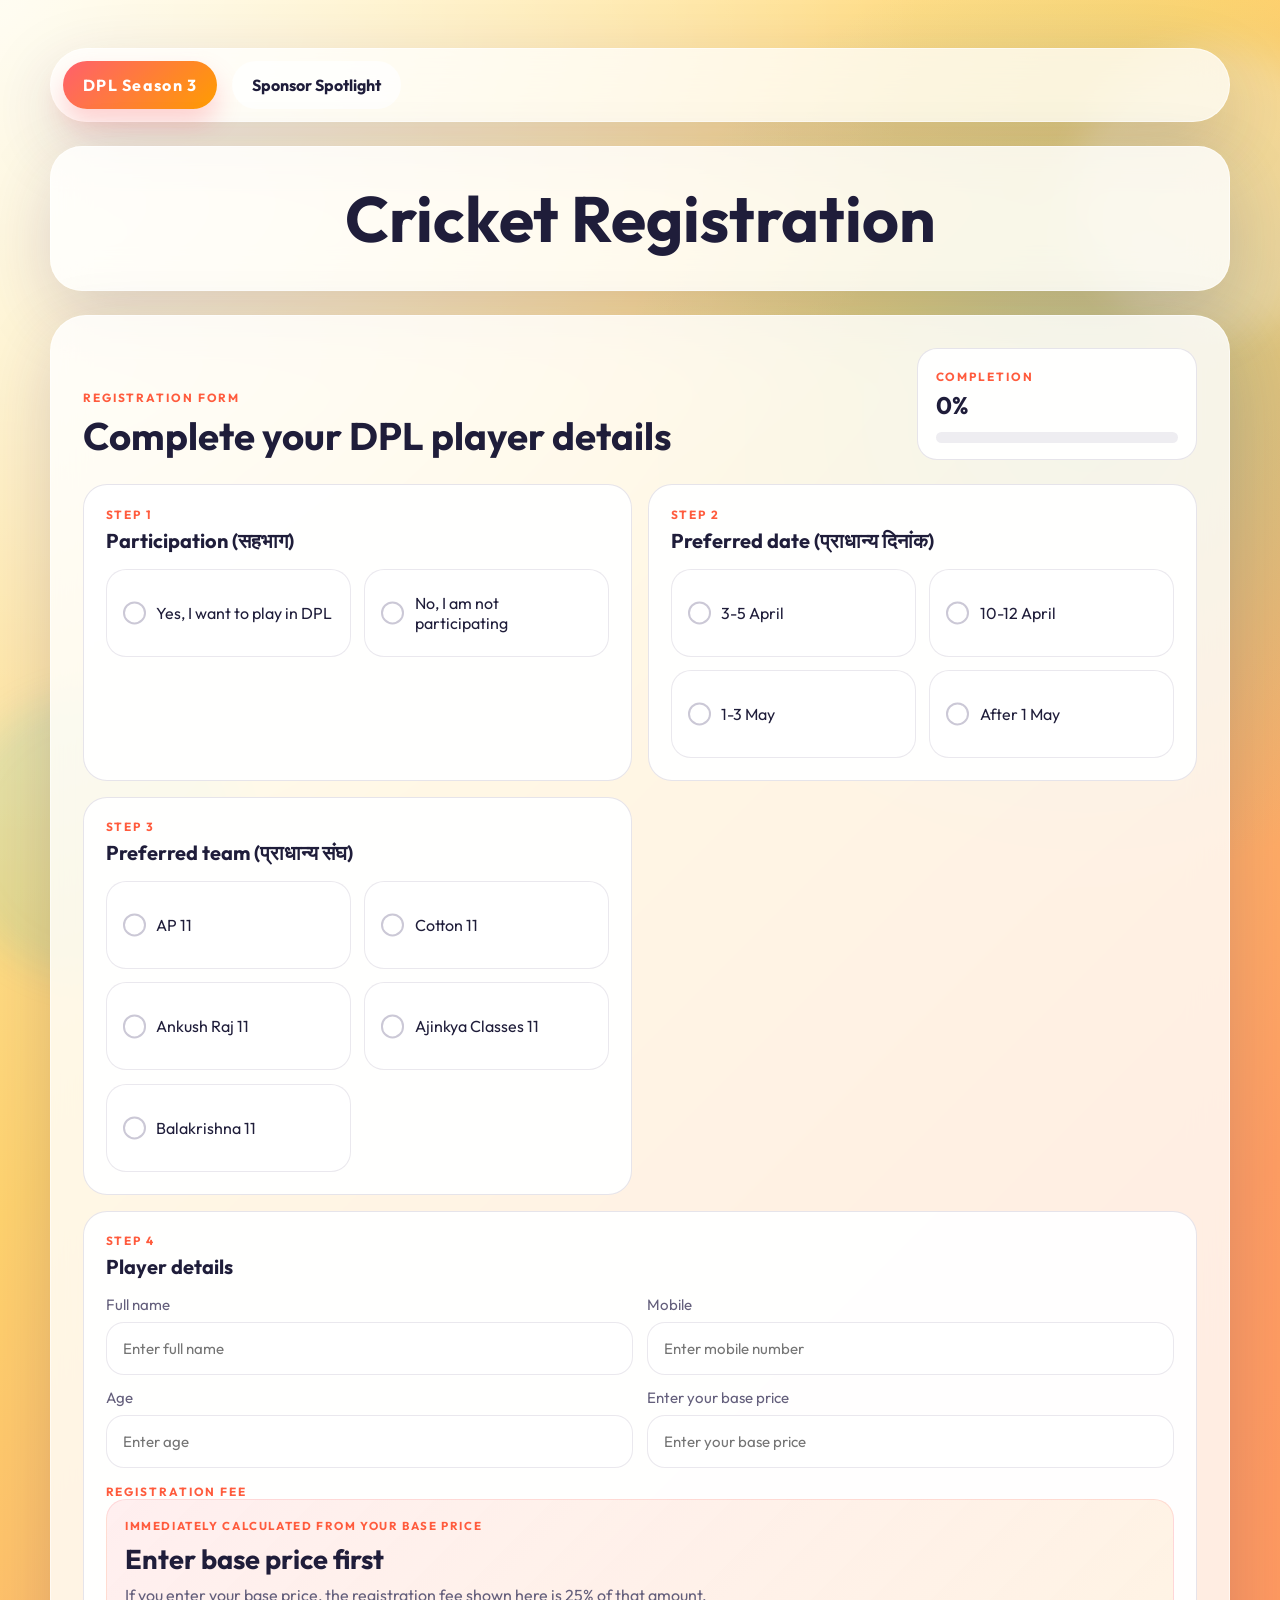
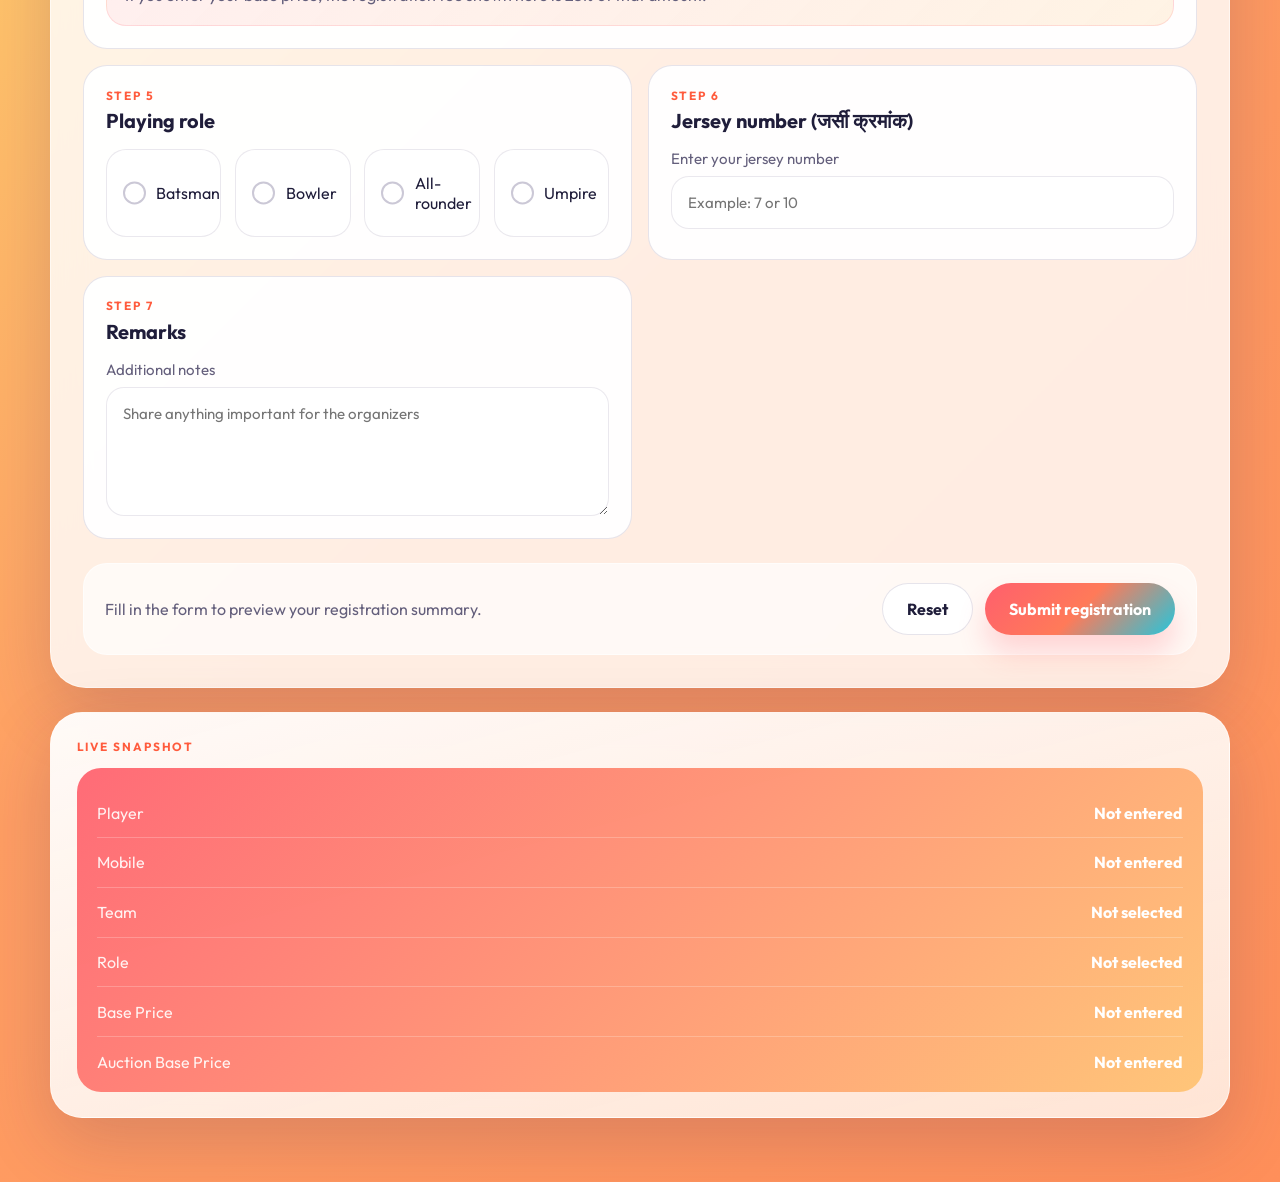
<file: index.html>
﻿<!DOCTYPE html>
<html lang="en">
<head>
    <meta charset="UTF-8">
    <meta name="viewport" content="width=device-width, initial-scale=1.0">
    <title>DPL Player Registration</title>
    <link rel="preconnect" href="https://fonts.googleapis.com">
    <link rel="preconnect" href="https://fonts.gstatic.com" crossorigin>
    <link href="https://fonts.googleapis.com/css2?family=Outfit:wght@300;400;500;600;700;800&display=swap" rel="stylesheet">
    <link rel="stylesheet" href="style.css">
</head>
<body>
    <main class="page-shell">
        <nav class="top-nav" aria-label="Primary">
            <a href="https://sites.google.com/view/dpl2026/home/new-season-coming" class="nav-brand">DPL Season 3</a>
            <a href="sponsorship.html" class="nav-tab">Sponsor Spotlight</a>
        </nav>

        <section class="hero">
            <div class="hero-copy">
                <h1>Cricket Registration</h1>
            </div>
        </section>

        <section class="form-wrapper">
            <div class="form-header">
                <div>
                    <p class="section-tag">Registration Form</p>
                    <h2>Complete your DPL player details</h2>
                </div>
                <div class="progress-block">
                    <span class="progress-label">Completion</span>
                    <strong id="progressText">0%</strong>
                    <div class="progress-track" aria-hidden="true">
                        <div class="progress-bar" id="progressBar"></div>
                    </div>
                </div>
            </div>

            <form id="form" novalidate>
                <div class="form-grid">
                    <section class="form-section">
                        <p class="field-tag">Step 1</p>
                        <h3>Participation (सहभाग)</h3>
                        <div class="choice-grid two-col">
                            <label class="choice-card">
                                <input type="radio" name="play" value="Yes" required>
                                <span>Yes, I want to play in DPL</span>
                            </label>
                            <label class="choice-card">
                                <input type="radio" name="play" value="No" required>
                                <span>No, I am not participating</span>
                            </label>
                        </div>
                    </section>

                    <section class="form-section">
                        <p class="field-tag">Step 2</p>
                        <h3>Preferred date (प्राधान्य दिनांक)</h3>
                        <div class="choice-grid two-col">
                            <label class="choice-card">
                                <input type="radio" name="date" value="3-5 April" required>
                                <span>3-5 April</span>
                            </label>
                            <label class="choice-card">
                                <input type="radio" name="date" value="10-12 April" required>
                                <span>10-12 April</span>
                            </label>
                            <label class="choice-card">
                                <input type="radio" name="date" value="1-3 May" required>
                                <span>1-3 May</span>
                            </label>
                            <label class="choice-card">
                                <input type="radio" name="date" value="After 1 May" required>
                                <span>After 1 May</span>
                            </label>
                        </div>
                    </section>

                    <section class="form-section">
                        <p class="field-tag">Step 3</p>
                        <h3>Preferred team (प्राधान्य संघ)</h3>
                        <div class="choice-grid two-col">
                            <label class="choice-card">
                                <input type="radio" name="team" value="AP 11" required>
                                <span>AP 11</span>
                            </label>
                            <label class="choice-card">
                                <input type="radio" name="team" value="Cotton 11" required>
                                <span>Cotton 11</span>
                            </label>
                            <label class="choice-card">
                                <input type="radio" name="team" value="Ankush Raj 11" required>
                                <span>Ankush Raj 11</span>
                            </label>
                            <label class="choice-card">
                                <input type="radio" name="team" value="Ajinkya Classes 11" required>
                                <span>Ajinkya Classes 11</span>
                            </label>
                            <label class="choice-card">
                                <input type="radio" name="team" value="Balakrishna 11" required>
                                <span>Balakrishna 11</span>
                            </label>
                        </div>
                    </section>

                    <section class="form-section wide">
                        <p class="field-tag">Step 4</p>
                        <h3>Player details</h3>
                        <div class="input-grid">
                            <label class="input-field">
                                <span>Full name</span>
                                <input type="text" name="name" id="name" placeholder="Enter full name" required>
                            </label>
                            <label class="input-field">
                                <span>Mobile</span>
                                <input type="tel" name="mobile" id="mobile" placeholder="Enter mobile number" inputmode="numeric" required>
                            </label>
                            <label class="input-field">
                                <span>Age</span>
                                <input type="number" name="age" id="age" min="10" max="60" placeholder="Enter age" required>
                            </label>
                            <label class="input-field">
                                <span>Enter your base price</span>
                                <input type="number" name="basePrice" id="basePrice" min="0" step="0.01" placeholder="Enter your base price" required>
                            </label>
                        </div>
                        <div class="inline-fee-block">
                            <p class="field-tag">Registration Fee</p>
                            <div class="fee-preview-card">
                                <p class="fee-preview-label">Immediately calculated from your base price</p>
                                <strong id="calculatedFee">Enter your base price first</strong>
                                <p class="fee-preview-note">If you enter your base price, the registration fee shown here is 25% of that amount.</p>
                            </div>
                            <input type="hidden" name="fee" id="fee" required>
                        </div>
                    </section>

                    <section class="form-section">
                        <p class="field-tag">Step 5</p>
                        <h3>Playing role</h3>
                        <div class="choice-grid four-col">
                            <label class="choice-card">
                                <input type="radio" name="role" value="Batsman" required>
                                <span>Batsman</span>
                            </label>
                            <label class="choice-card">
                                <input type="radio" name="role" value="Bowler" required>
                                <span>Bowler</span>
                            </label>
                            <label class="choice-card">
                                <input type="radio" name="role" value="All-rounder" required>
                                <span>All-rounder</span>
                            </label>
                            <label class="choice-card">
                                <input type="radio" name="role" value="Umpire" required>
                                <span>Umpire</span>
                            </label>
                        </div>
                    </section>

                    <section class="form-section">
                        <p class="field-tag">Step 6</p>
                        <h3>Jersey number (जर्सी क्रमांक)</h3>
                        <label class="input-field">
                            <span>Enter your jersey number</span>
                            <input type="number" name="jerseyNumber" id="jerseyNumber" min="0" max="999" placeholder="Example: 7 or 10" required>
                        </label>
                    </section>

                    <section class="form-section">
                        <p class="field-tag">Step 7</p>
                        <h3>Remarks</h3>
                        <label class="input-field">
                            <span>Additional notes</span>
                            <textarea name="remarks" id="remarks" rows="5" placeholder="Share anything important for the organizers"></textarea>
                        </label>
                    </section>
                </div>

                <div class="form-footer">
                    <p class="helper-text" id="statusMessage">Fill in the form to preview your registration summary.</p>
                    <div class="action-row">
                        <button type="reset" class="secondary-btn">Reset</button>
                        <button type="submit" class="primary-btn">Submit registration</button>
                    </div>
                </div>
            </form>
        </section>

        <section class="hero-panel snapshot-panel">
            <p class="panel-kicker">Live Snapshot</p>
            <div class="summary-card" id="summaryCard">
                <div class="summary-line">
                    <span>Player</span>
                    <strong id="summaryName">Not entered</strong>
                </div>
                <div class="summary-line">
                    <span>Mobile</span>
                    <strong id="summaryMobile">Not entered</strong>
                </div>
                <div class="summary-line">
                    <span>Team</span>
                    <strong id="summaryTeam">Not selected</strong>
                </div>
                <div class="summary-line">
                    <span>Role</span>
                    <strong id="summaryRole">Not selected</strong>
                </div>
                <div class="summary-line">
                    <span>Base Price</span>
                    <strong id="summaryBasePrice">Not entered</strong>
                </div>
                <div class="summary-line">
                    <span>Auction Base Price</span>
                    <strong id="summaryFee">Pending</strong>
                </div>
            </div>
        </section>

        <section class="download-panel hidden" id="downloadPanel">
            <div class="download-card" id="downloadCard">
                <p class="panel-kicker">Live Snapshot</p>
                <div class="pass-card" id="passCard">
                    <div class="pass-topline"></div>
                    <div class="pass-top">
                        <div class="pass-brand">
                            <img src="logo.png" alt="DPL logo" class="pass-logo">
                            <div>
                                <p class="pass-mini">DPL Cricket</p>
                                <h2 id="receiptHeading">Player Pass 2026</h2>
                            </div>
                        </div>
                        <div class="pass-side">
                            <div class="pass-chip">Welcome To Cricket Festival</div>
                            <div class="pass-id-stack">
                                <span class="pass-id-title">Unique ID</span>
                                <div class="pass-barcode" id="receiptBarcode" aria-hidden="true"></div>
                                <strong id="receiptId">260000</strong>
                            </div>
                        </div>
                    </div>
                    <div class="pass-stage">
                        <div class="pass-details">
                            <div class="pass-name" id="receiptName">-</div>
                            <div class="pass-data-list">
                                <div class="pass-data-row"><span>Mobile</span><strong id="receiptMobile">-</strong></div>
                                <div class="pass-data-row"><span>Team</span><strong id="receiptTeam">-</strong></div>
                                <div class="pass-data-row"><span>Role</span><strong id="receiptRole">-</strong></div>
                                <div class="pass-data-row"><span>Base Price</span><strong id="receiptBasePrice">-</strong></div>
                            </div>
                            <div class="pass-footer-bar">
                                <div class="pass-footer-item"><span>Jersey:</span><strong id="receiptJerseyNumber">-</strong></div>
                                <div class="pass-footer-item"><span>Base Price:</span><strong id="receiptFee">-</strong></div>
                            </div>
                        </div>
                        <div class="pass-map">
                            <div class="pass-map-outline"><span>Deshgavhan</span></div>
                        </div>
                    </div>
                    <p class="pass-note">VALID FOR DPL CRICKET TOURNAMENT</p>
                </div>
                <div class="download-actions">
                    <button type="button" class="secondary-btn" id="downloadButton">Download Your Pass</button>
                </div>
                <div class="format-options" id="formatOptions">
                    <button type="button" class="format-btn" data-format="pdf">PDF</button>
                    <button type="button" class="format-btn" data-format="jpg">JPG</button>
                    <button type="button" class="format-btn" data-format="html">HTML</button>
                </div>
            </div>
        </section>
    </main>

    <script src="script.js"></script>
</body>
</html>
</file>
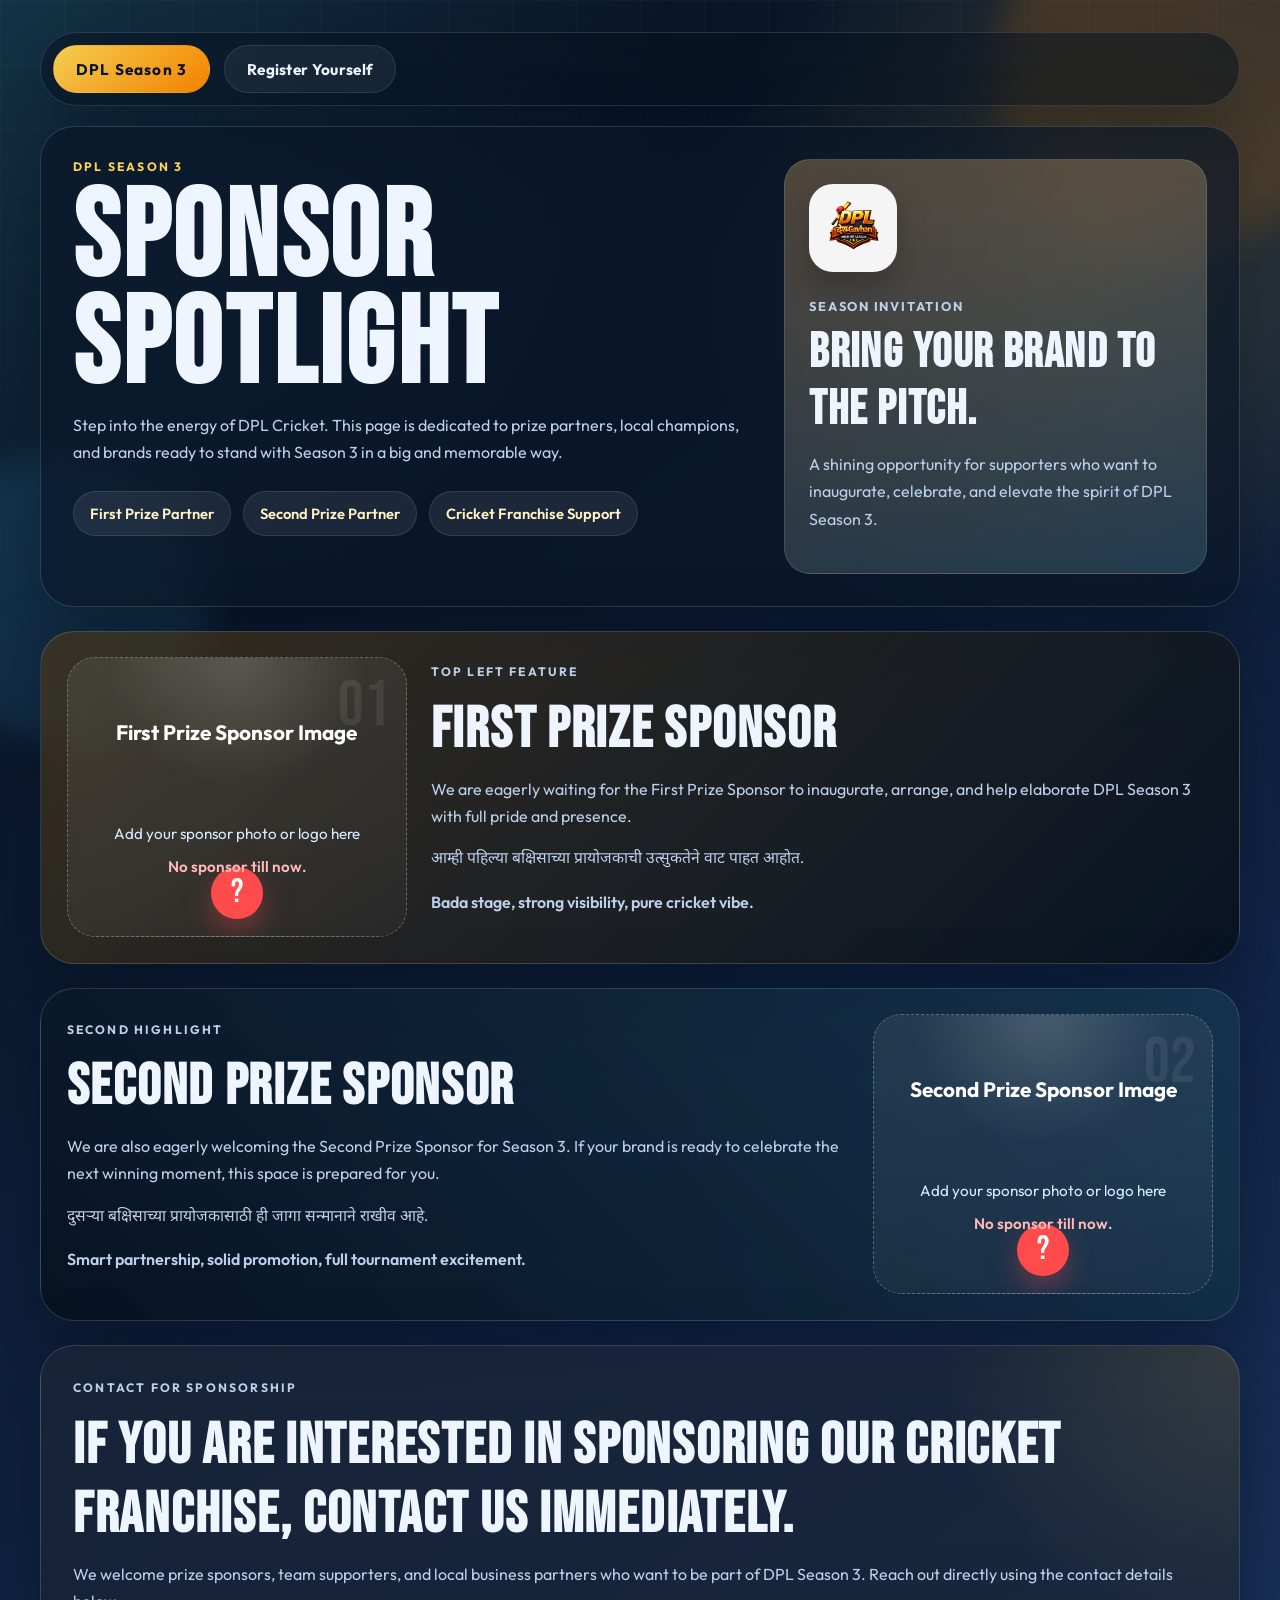
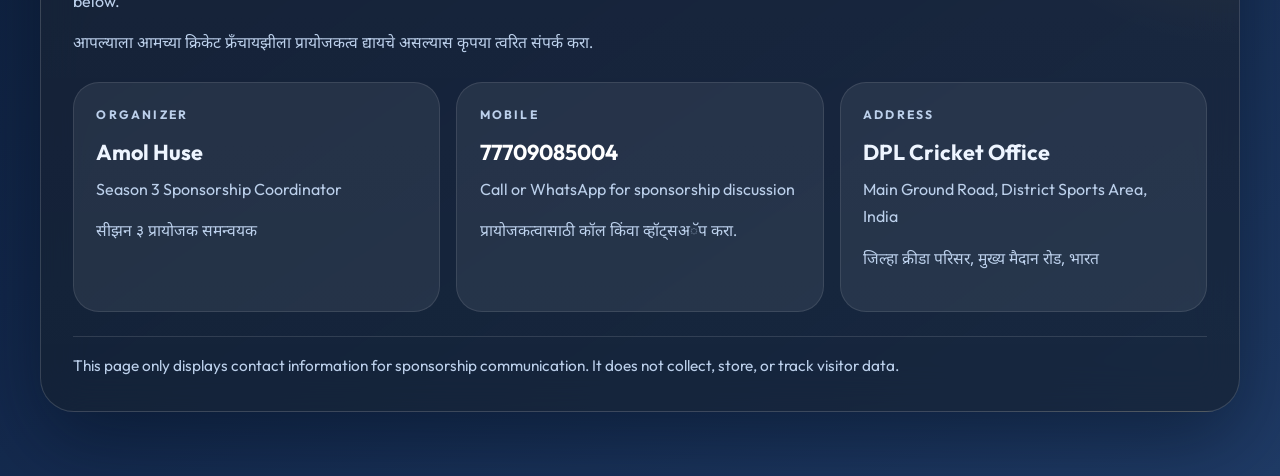
<file: sponsorship.html>
<!DOCTYPE html>
<html lang="en">
<head>
    <meta charset="UTF-8">
    <meta name="viewport" content="width=device-width, initial-scale=1.0">
    <title>DPL Season 3 Sponsor Spotlight</title>
    <link rel="preconnect" href="https://fonts.googleapis.com">
    <link rel="preconnect" href="https://fonts.gstatic.com" crossorigin>
    <link href="https://fonts.googleapis.com/css2?family=Bebas+Neue&family=Noto+Sans+Devanagari:wght@400;500;600;700&family=Outfit:wght@300;400;500;600;700;800&display=swap" rel="stylesheet">
    <link rel="stylesheet" href="sponsorship.css">
</head>
<body>
    <div class="page-glow page-glow-one" aria-hidden="true"></div>
    <div class="page-glow page-glow-two" aria-hidden="true"></div>

    <main class="sponsor-shell">
        <nav class="top-nav reveal" aria-label="Primary">
            <a href="https://sites.google.com/view/dpl2026/home/new-season-coming" class="nav-brand">DPL Season 3</a>
            <a href="index.html" class="nav-tab">Register Yourself</a>
        </nav>

        <section class="hero-panel reveal">
            <div class="hero-copy">
                <p class="eyebrow">DPL Season 3</p>
                <h1>Sponsor Spotlight</h1>
                <p class="hero-text">
                    Step into the energy of DPL Cricket. This page is dedicated to prize partners, local champions,
                    and brands ready to stand with Season 3 in a big and memorable way.
                </p>
                <div class="hero-tags" aria-label="Sponsorship highlights">
                    <span>First Prize Partner</span>
                    <span>Second Prize Partner</span>
                    <span>Cricket Franchise Support</span>
                </div>
            </div>

            <aside class="hero-card">
                <img src="logo.png" alt="DPL Cricket logo" class="hero-logo">
                <p class="hero-card-label">Season Invitation</p>
                <h2>Bring your brand to the pitch.</h2>
                <p>
                    A shining opportunity for supporters who want to inaugurate, celebrate, and elevate the spirit of
                    DPL Season 3.
                </p>
            </aside>
        </section>

        <section class="prize-grid">
            <article class="prize-card prize-card-primary reveal">
                <div class="prize-media">
                    <div class="image-placeholder" role="img" aria-label="Reserved image area for first prize sponsor">
                        <span>First Prize Sponsor Image</span>
                        <small>Add your sponsor photo or logo here</small>
                    </div>
                </div>
                <div class="prize-copy">
                    <p class="eyebrow">Top Left Feature</p>
                    <h2>First Prize Sponsor</h2>
                    <p>
                        We are eagerly waiting for the First Prize Sponsor to inaugurate, arrange, and help
                        elaborate DPL Season 3 with full pride and presence.
                    </p>
                    <p class="marathi-line">आम्ही पहिल्या बक्षिसाच्या प्रायोजकाची उत्सुकतेने वाट पाहत आहोत.</p>
                    <p class="support-line">
                        Bada stage, strong visibility, pure cricket vibe.
                    </p>
                </div>
            </article>

            <article class="prize-card prize-card-secondary reveal">
                <div class="prize-copy">
                    <p class="eyebrow">Second Highlight</p>
                    <h2>Second Prize Sponsor</h2>
                    <p>
                        We are also eagerly welcoming the Second Prize Sponsor for Season 3. If your brand is ready
                        to celebrate the next winning moment, this space is prepared for you.
                    </p>
                    <p class="marathi-line">दुसऱ्या बक्षिसाच्या प्रायोजकासाठी ही जागा सन्मानाने राखीव आहे.</p>
                    <p class="support-line">
                        Smart partnership, solid promotion, full tournament excitement.
                    </p>
                </div>
                <div class="prize-media">
                    <div class="image-placeholder" role="img" aria-label="Reserved image area for second prize sponsor">
                        <span>Second Prize Sponsor Image</span>
                        <small>Add your sponsor photo or logo here</small>
                    </div>
                </div>
            </article>
        </section>

        <section class="contact-panel reveal">
            <div class="contact-copy">
                <p class="eyebrow">Contact for Sponsorship</p>
                <h2>If you are interested in sponsoring our cricket franchise, contact us immediately.</h2>
                <p>
                    We welcome prize sponsors, team supporters, and local business partners who want to be part of
                    DPL Season 3. Reach out directly using the contact details below.
                </p>
                <p class="marathi-line">आपल्याला आमच्या क्रिकेट फ्रँचायझीला प्रायोजकत्व द्यायचे असल्यास कृपया त्वरित संपर्क करा.</p>
            </div>

            <div class="contact-grid">
                <article class="contact-card">
                    <p class="contact-label">Organizer</p>
                    <h3>Amol Huse</h3>
                    <p>Season 3 Sponsorship Coordinator</p>
                    <p class="marathi-line">सीझन ३ प्रायोजक समन्वयक</p>
                </article>

                <article class="contact-card">
                    <p class="contact-label">Mobile</p>
                    <h3><a href="tel:+77709085004">77709085004</a></h3>
                    <p>Call or WhatsApp for sponsorship discussion</p>
                    <p class="marathi-line">प्रायोजकत्वासाठी कॉल किंवा व्हॉट्सअॅप करा.</p>
                </article>

                <article class="contact-card">
                    <p class="contact-label">Address</p>
                    <h3>DPL Cricket Office</h3>
                    <p>Main Ground Road, District Sports Area, India</p>
                    <p class="marathi-line">जिल्हा क्रीडा परिसर, मुख्य मैदान रोड, भारत</p>
                </article>
            </div>

            <p class="privacy-note">
                This page only displays contact information for sponsorship communication. It does not collect,
                store, or track visitor data.
            </p>
        </section>
    </main>

    <script src="sponsorship.js"></script>
</body>
</html>
</file>
<file: style.css>
:root {
    --bg-top: #fff6cc;
    --bg-bottom: #ff8f5a;
    --surface: rgba(255, 255, 255, 0.82);
    --surface-strong: rgba(255, 255, 255, 0.94);
    --text: #1f1d3a;
    --muted: #645f7c;
    --line: rgba(48, 34, 92, 0.12);
    --accent: #ff5f6d;
    --accent-2: #ffc371;
    --accent-3: #24c6dc;
    --success: #0e9f6e;
    --shadow: 0 24px 70px rgba(58, 35, 101, 0.18);
    --radius-xl: 32px;
    --radius-lg: 24px;
    --radius-md: 18px;
}

* {
    box-sizing: border-box;
}

body {
    margin: 0;
    min-height: 100vh;
    font-family: "Outfit", sans-serif;
    color: var(--text);
    background:
        radial-gradient(circle at top left, rgba(255, 255, 255, 0.75), transparent 30%),
        radial-gradient(circle at 85% 15%, rgba(36, 198, 220, 0.28), transparent 18%),
        linear-gradient(135deg, var(--bg-top) 0%, #ffd36e 30%, #ff9e63 60%, var(--bg-bottom) 100%);
}

body::before,
body::after {
    content: "";
    position: fixed;
    inset: auto;
    width: 18rem;
    height: 18rem;
    border-radius: 50%;
    filter: blur(18px);
    opacity: 0.55;
    pointer-events: none;
    z-index: 0;
}

body::before {
    top: 3rem;
    right: -5rem;
    background: rgba(255, 255, 255, 0.45);
}

body::after {
    bottom: -5rem;
    left: -3rem;
    background: rgba(36, 198, 220, 0.22);
}

.page-shell {
    position: relative;
    z-index: 1;
    width: min(1180px, calc(100% - 2rem));
    margin: 0 auto;
    padding: 3rem 0 4rem;
}

.top-nav {
    display: flex;
    align-items: center;
    gap: 0.9rem;
    margin-bottom: 1.5rem;
    padding: 0.75rem;
    border-radius: 999px;
    backdrop-filter: blur(18px);
    background: rgba(255, 255, 255, 0.74);
    border: 1px solid rgba(255, 255, 255, 0.55);
    box-shadow: var(--shadow);
}

.nav-brand,
.nav-tab {
    display: inline-flex;
    align-items: center;
    justify-content: center;
    min-height: 48px;
    padding: 0.8rem 1.25rem;
    border-radius: 999px;
    text-decoration: none;
    font-weight: 700;
    transition: transform 180ms ease, background-color 180ms ease, color 180ms ease, box-shadow 180ms ease;
}

.nav-brand {
    min-width: 88px;
    color: #fff;
    letter-spacing: 0.08em;
    background: linear-gradient(135deg, #ff5f6d, #ff9d00);
    box-shadow: 0 14px 26px rgba(255, 95, 109, 0.28);
}

.nav-tab {
    color: var(--text);
    background: rgba(255, 255, 255, 0.72);
}

.nav-tab:hover,
.nav-tab:focus-visible,
.nav-brand:hover,
.nav-brand:focus-visible {
    transform: translateY(-1px);
}

.hero {
    display: grid;
    grid-template-columns: 1fr;
    gap: 1.5rem;
    align-items: stretch;
    margin-bottom: 1.5rem;
}

.hero-copy,
.hero-panel,
.form-wrapper {
    backdrop-filter: blur(18px);
    background: var(--surface);
    border: 1px solid rgba(255, 255, 255, 0.55);
    box-shadow: var(--shadow);
}

.hero-copy {
    border-radius: var(--radius-xl);
    padding: 2.6rem;
    text-align: center;
}

.hero-panel {
    border-radius: var(--radius-xl);
    padding: 1.6rem;
    background:
        linear-gradient(165deg, rgba(255, 255, 255, 0.95), rgba(255, 240, 230, 0.88));
}

.snapshot-panel,
.download-panel {
    margin-top: 1.5rem;
}

.section-tag,
.field-tag,
.panel-kicker,
.progress-label,
.stat-label {
    margin: 0;
    text-transform: uppercase;
    letter-spacing: 0.16em;
    font-size: 0.74rem;
    font-weight: 700;
}

.section-tag,
.field-tag,
.panel-kicker,
.progress-label {
    color: #ff5b3d;
}

h1,
h2,
h3,
p {
    margin-top: 0;
}

h1 {
    font-size: clamp(2.5rem, 5vw, 4.8rem);
    line-height: 0.94;
    margin: 0;
    max-width: none;
}

.hero-text {
    max-width: 46ch;
    color: var(--muted);
    font-size: 1.05rem;
    line-height: 1.65;
}

.summary-card {
    border-radius: var(--radius-lg);
    padding: 1.25rem;
    margin-top: 0.9rem;
    background:
        linear-gradient(135deg, rgba(255, 95, 109, 0.92), rgba(255, 195, 113, 0.92));
    color: #fff;
}

.summary-line {
    display: flex;
    justify-content: space-between;
    gap: 1rem;
    padding: 0.9rem 0;
    border-bottom: 1px solid rgba(255, 255, 255, 0.22);
}

.summary-line:last-child {
    border-bottom: 0;
    padding-bottom: 0;
}

.summary-line span {
    opacity: 0.9;
}

.summary-line strong {
    text-align: right;
}

.hidden {
    display: none;
}

.download-card {
    backdrop-filter: blur(18px);
    background: rgba(255, 255, 255, 0.9);
    border: 1px solid rgba(255, 255, 255, 0.55);
    box-shadow: var(--shadow);
    border-radius: var(--radius-xl);
    padding: 2rem;
}

.pass-card {
    position: relative;
    overflow: hidden;
    width: min(100%, 960px);
    margin: 0 auto;
    border-radius: 46px;
    padding: 1.5rem 1.5rem 1.15rem;
    background:
        radial-gradient(circle at 18% 18%, rgba(255, 213, 128, 0.24), transparent 18%),
        radial-gradient(circle at 85% 15%, rgba(255, 181, 72, 0.28), transparent 20%),
        radial-gradient(circle at 50% 100%, rgba(255, 117, 24, 0.22), transparent 38%),
        linear-gradient(155deg, #44120e 0%, #6e1c12 28%, #8e2f17 58%, #4f180f 100%);
    color: #ffeccc;
    box-shadow: 0 28px 54px rgba(107, 29, 8, 0.32);
    border: 2px solid rgba(255, 193, 94, 0.45);
}

.pass-card::before {
    content: "";
    position: absolute;
    inset: 18px;
    border-radius: 34px;
    border: 2px solid rgba(255, 190, 92, 0.42);
    pointer-events: none;
}

.pass-topline {
    height: 6px;
    margin: 0.35rem 2rem 0.55rem;
    border-radius: 999px;
    background: linear-gradient(90deg, rgba(255, 198, 114, 0.08), #ffd37f, rgba(255, 198, 114, 0.08));
    box-shadow: 0 0 18px rgba(255, 189, 89, 0.55);
}

.pass-top {
    display: flex;
    justify-content: space-between;
    align-items: flex-start;
    gap: 0.65rem;
    position: relative;
    z-index: 1;
    padding: 0 1rem;
}

.pass-brand {
    display: flex;
    align-items: center;
    gap: 1.2rem;
}

.pass-logo {
    width: 110px;
    height: 110px;
    object-fit: contain;
    border-radius: 22px;
    padding: 0.4rem;
    background: rgba(62, 13, 7, 0.72);
    border: 1px solid rgba(255, 206, 121, 0.35);
}

.pass-mini {
    margin: 0 0 0.35rem;
    text-transform: uppercase;
    letter-spacing: 0.18em;
    font-size: 0.75rem;
    font-weight: 700;
    color: #ffd67f;
}

.download-card h2,
.pass-card h2 {
    margin: 0;
    font-size: clamp(2.3rem, 3.8vw, 3.6rem);
    color: #fff6da;
    letter-spacing: 0.06em;
    text-transform: uppercase;
    text-shadow: 0 3px 14px rgba(255, 186, 92, 0.16);
}

.pass-chip {
    padding: 0.85rem 1.3rem;
    border-radius: 999px;
    color: #f6ffde;
    font-size: 1.02rem;
    font-weight: 800;
    letter-spacing: 0.08em;
    text-transform: uppercase;
    background: linear-gradient(135deg, rgba(148, 50, 14, 0.96), rgba(247, 197, 78, 0.96));
    border: 1px solid rgba(255, 235, 182, 0.28);
    text-shadow: 0 1px 8px rgba(38, 14, 3, 0.35);
}

.pass-side {
    display: grid;
    gap: 0.7rem;
    justify-items: end;
}

.pass-id-stack {
    min-width: 250px;
    padding: 0.9rem 1rem 0.8rem;
    border-radius: 28px;
    background: rgba(66, 18, 10, 0.62);
    border: 1px solid rgba(255, 204, 120, 0.24);
}

.pass-id-title {
    display: block;
    margin-bottom: 0.45rem;
    color: #ffd78d;
    font-size: 0.82rem;
    font-weight: 700;
    letter-spacing: 0.16em;
    text-transform: uppercase;
}

.pass-barcode {
    display: flex;
    align-items: flex-end;
    gap: 2px;
    height: 52px;
    margin-bottom: 0.45rem;
}

.pass-bar {
    width: 4px;
    background: #fff5d7;
    border-radius: 999px;
}

.pass-id-stack strong {
    display: block;
    color: #fff4d8;
    font-size: 1.5rem;
    letter-spacing: 0.18em;
}

.pass-stage {
    position: relative;
    z-index: 1;
    display: grid;
    grid-template-columns: minmax(0, 1.3fr) minmax(240px, 0.75fr);
    gap: 1.5rem;
    margin-top: 0.35rem;
    padding: 0.65rem 1rem 0;
}

.pass-name {
    margin: 0 0 0.8rem;
    padding: 0 0 0.65rem;
    border-bottom: 2px solid rgba(255, 173, 79, 0.65);
    color: #fff2d4;
    font-size: clamp(2.6rem, 5vw, 4rem);
    font-weight: 800;
    letter-spacing: 0.04em;
    text-transform: uppercase;
}

.pass-data-list {
    display: grid;
    gap: 0.4rem;
}

.pass-data-row {
    display: flex;
    justify-content: space-between;
    gap: 1rem;
    align-items: center;
    padding: 0.9rem 1rem;
    border-radius: 22px;
    background: rgba(255, 240, 210, 0.05);
    border: 1px solid rgba(255, 172, 85, 0.35);
}

.pass-data-row span {
    min-width: 120px;
    color: #ffd78d;
    font-size: 1.05rem;
}

.pass-data-row strong {
    flex: 1;
    color: #fff4d9;
    font-size: 1.05rem;
    text-align: left;
}

.pass-map {
    display: grid;
    place-items: center;
}

.pass-map-outline {
    width: 100%;
    min-height: 260px;
    display: grid;
    place-items: center;
    padding: 1.2rem;
    clip-path: polygon(22% 4%, 35% 18%, 62% 8%, 92% 2%, 84% 56%, 73% 90%, 16% 100%, 14% 62%);
    border: 4px dotted rgba(255, 162, 78, 0.9);
    background: rgba(255, 240, 210, 0.06);
}

.pass-map-outline span {
    color: #ffefc8;
    font-size: 1.3rem;
    font-weight: 800;
}

.pass-footer-bar {
    display: flex;
    gap: 1.5rem;
    margin-top: 1rem;
    padding: 1rem 1rem 0;
    border-top: 2px solid rgba(255, 171, 78, 0.55);
}

.pass-footer-item {
    display: flex;
    align-items: baseline;
    gap: 0.55rem;
    color: #ffd68f;
    font-size: 1.4rem;
    font-weight: 700;
}

.pass-footer-item strong {
    color: #ffe79a;
    font-size: 2.45rem;
    text-shadow: 0 2px 12px rgba(255, 180, 73, 0.22);
}

.pass-note {
    position: relative;
    z-index: 1;
    margin: 1rem 0 0;
    text-align: center;
    color: #ffd58b;
    letter-spacing: 0.08em;
    font-size: 1.02rem;
    font-weight: 700;
}

.download-actions {
    margin-top: 1.25rem;
    display: flex;
    justify-content: flex-start;
}

.format-options {
    display: flex;
    gap: 0.75rem;
    flex-wrap: wrap;
    margin-top: 0.8rem;
    justify-content: flex-start;
}

.format-btn {
    min-width: 110px;
    color: #fff;
    background: linear-gradient(135deg, #0a3b7a, #1578c8);
    box-shadow: 0 14px 24px rgba(10, 59, 122, 0.18);
}

.form-wrapper {
    border-radius: 36px;
    padding: 2rem;
}

.form-header {
    display: flex;
    justify-content: space-between;
    gap: 1rem;
    align-items: end;
    margin-bottom: 1.5rem;
}

.form-header h2 {
    margin: 0.45rem 0 0;
    font-size: clamp(1.8rem, 3vw, 2.7rem);
}

.progress-block {
    min-width: min(280px, 100%);
    padding: 1rem 1.1rem;
    border-radius: 20px;
    background: var(--surface-strong);
    border: 1px solid var(--line);
}

.progress-block strong {
    display: block;
    font-size: 1.5rem;
    margin: 0.3rem 0 0.75rem;
}

.progress-track {
    height: 0.7rem;
    border-radius: 999px;
    background: rgba(48, 34, 92, 0.08);
    overflow: hidden;
}

.progress-bar {
    height: 100%;
    width: 0;
    border-radius: inherit;
    background: linear-gradient(90deg, var(--accent), var(--accent-2), var(--accent-3));
    transition: width 220ms ease;
}

.form-grid {
    display: grid;
    grid-template-columns: repeat(2, minmax(0, 1fr));
    gap: 1rem;
}

.form-section {
    border-radius: var(--radius-lg);
    padding: 1.35rem;
    background: var(--surface-strong);
    border: 1px solid var(--line);
}

.form-section.wide {
    grid-column: 1 / -1;
}

.form-section h3 {
    margin: 0.35rem 0 1rem;
    font-size: 1.25rem;
}

.choice-grid,
.input-grid {
    display: grid;
    gap: 0.85rem;
}

.two-col,
.input-grid {
    grid-template-columns: repeat(2, minmax(0, 1fr));
}

.three-col {
    grid-template-columns: repeat(3, minmax(0, 1fr));
}

.four-col {
    grid-template-columns: repeat(4, minmax(0, 1fr));
}

.choice-card {
    position: relative;
    display: flex;
    align-items: center;
    min-height: 88px;
    padding: 1rem 1rem 1rem 3.1rem;
    border-radius: 20px;
    cursor: pointer;
    background: #fff;
    border: 1px solid rgba(48, 34, 92, 0.1);
    transition: transform 180ms ease, border-color 180ms ease, box-shadow 180ms ease;
}

.choice-card:hover {
    transform: translateY(-2px);
    border-color: rgba(255, 95, 109, 0.45);
    box-shadow: 0 18px 26px rgba(255, 95, 109, 0.12);
}

.choice-card input {
    position: absolute;
    opacity: 0;
    pointer-events: none;
}

.choice-card::before {
    content: "";
    position: absolute;
    left: 1rem;
    top: 50%;
    width: 1.2rem;
    height: 1.2rem;
    border-radius: 50%;
    border: 2px solid rgba(48, 34, 92, 0.25);
    transform: translateY(-50%);
    transition: border-color 180ms ease, box-shadow 180ms ease;
}

.choice-card:has(input:checked) {
    border-color: transparent;
    background: linear-gradient(135deg, rgba(255, 95, 109, 0.12), rgba(255, 195, 113, 0.2));
    box-shadow: 0 20px 34px rgba(255, 95, 109, 0.16);
}

.choice-card:has(input:checked)::before {
    border-color: var(--accent);
    box-shadow: inset 0 0 0 0.28rem rgba(255, 95, 109, 1);
}

.input-field {
    display: flex;
    flex-direction: column;
    gap: 0.5rem;
    color: var(--muted);
    font-size: 0.94rem;
}

.input-field input,
.input-field textarea {
    width: 100%;
    border: 1px solid rgba(48, 34, 92, 0.1);
    border-radius: 18px;
    padding: 1rem 1rem;
    background: #fff;
    color: var(--text);
    font: inherit;
    transition: border-color 160ms ease, box-shadow 160ms ease, transform 160ms ease;
}

.input-field input:focus,
.input-field textarea:focus {
    outline: none;
    border-color: rgba(36, 198, 220, 0.8);
    box-shadow: 0 0 0 4px rgba(36, 198, 220, 0.14);
    transform: translateY(-1px);
}

.inline-fee-block {
    margin-top: 1rem;
}

.fee-preview-card {
    padding: 1.1rem 1.15rem;
    border-radius: 20px;
    background: linear-gradient(135deg, rgba(255, 95, 109, 0.1), rgba(255, 195, 113, 0.18));
    border: 1px solid rgba(255, 95, 109, 0.16);
}

.fee-preview-label {
    margin: 0;
    text-transform: uppercase;
    letter-spacing: 0.14em;
    font-size: 0.72rem;
    font-weight: 700;
    color: #ff5b3d;
}

.fee-preview-card strong {
    display: block;
    margin: 0.55rem 0 0.45rem;
    font-size: 1.7rem;
    color: var(--text);
}

.fee-preview-note {
    margin: 0;
    color: var(--muted);
    line-height: 1.55;
}

.form-footer {
    display: flex;
    justify-content: space-between;
    align-items: center;
    gap: 1rem;
    margin-top: 1.5rem;
    padding: 1.2rem 1.3rem;
    border-radius: 24px;
    background: rgba(255, 255, 255, 0.68);
    border: 1px solid rgba(255, 255, 255, 0.6);
}

.helper-text {
    margin: 0;
    color: var(--muted);
}

.helper-text.success {
    color: var(--success);
    font-weight: 600;
}

.helper-text.error {
    color: #c0392b;
    font-weight: 600;
}

.action-row {
    display: flex;
    gap: 0.75rem;
}

button {
    border: 0;
    border-radius: 999px;
    padding: 0.95rem 1.5rem;
    font: inherit;
    font-weight: 700;
    cursor: pointer;
    transition: transform 180ms ease, box-shadow 180ms ease, opacity 180ms ease;
}

button:hover {
    transform: translateY(-1px);
}

button:disabled {
    cursor: not-allowed;
    opacity: 0.65;
}

.primary-btn {
    color: #fff;
    background: linear-gradient(135deg, var(--accent), #ff7a59, var(--accent-3));
    box-shadow: 0 18px 28px rgba(255, 95, 109, 0.24);
}

.secondary-btn {
    color: var(--text);
    background: rgba(255, 255, 255, 0.95);
    border: 1px solid rgba(48, 34, 92, 0.12);
}

@media (max-width: 900px) {
    .top-nav {
        flex-wrap: wrap;
        justify-content: center;
        border-radius: 28px;
    }

    .hero {
        grid-template-columns: 1fr;
    }

    .form-grid,
    .two-col,
    .three-col,
    .four-col,
    .input-grid {
        grid-template-columns: 1fr;
    }

    .pass-stage {
        grid-template-columns: 1fr;
    }

    .form-header,
    .form-footer {
        flex-direction: column;
        align-items: stretch;
    }

    .action-row {
        width: 100%;
    }

    .action-row button {
        flex: 1;
    }

    .format-options {
        flex-direction: column;
    }
}

@media (max-width: 640px) {
    .page-shell {
        width: min(100% - 1rem, 1180px);
        padding: 1rem 0 2rem;
    }

    .top-nav {
        flex-direction: column;
        align-items: stretch;
    }

    .nav-brand,
    .nav-tab {
        width: 100%;
    }

    .hero-copy,
    .hero-panel,
    .form-wrapper {
        padding: 1.2rem;
        border-radius: 24px;
    }

    h1 {
        max-width: none;
        font-size: 2.4rem;
    }

    .choice-card {
        min-height: 76px;
    }

    .pass-top {
        flex-direction: column;
        align-items: flex-start;
    }

    .pass-brand,
    .pass-footer-bar,
    .pass-stage,
    .pass-data-row {
        flex-direction: column;
        align-items: flex-start;
    }

    .pass-chip {
        width: 100%;
        text-align: center;
    }

    .pass-name {
        font-size: 2.1rem;
    }
}
</file>
<file: sponsorship.css>
:root {
    --bg-deep: #07111f;
    --bg-mid: #13213d;
    --bg-warm: #f97316;
    --bg-gold: #ffd166;
    --surface: rgba(10, 21, 39, 0.68);
    --surface-strong: rgba(255, 255, 255, 0.1);
    --surface-soft: rgba(255, 255, 255, 0.07);
    --text: #eef5ff;
    --muted: #bcd0eb;
    --line: rgba(255, 255, 255, 0.15);
    --accent: #ff8a00;
    --accent-2: #ffd54f;
    --accent-3: #51d0ff;
    --shadow: 0 28px 80px rgba(3, 10, 24, 0.45);
    --radius-xl: 34px;
    --radius-lg: 26px;
    --radius-md: 18px;
}

* {
    box-sizing: border-box;
}

html {
    scroll-behavior: smooth;
}

body {
    margin: 0;
    min-height: 100vh;
    font-family: "Outfit", sans-serif;
    color: var(--text);
    background:
        radial-gradient(circle at top left, rgba(81, 208, 255, 0.18), transparent 28%),
        radial-gradient(circle at 85% 12%, rgba(255, 213, 79, 0.22), transparent 18%),
        linear-gradient(145deg, #07111f 0%, #0d1d35 36%, #12274a 64%, #1f3b66 100%);
    overflow-x: hidden;
}

body::before {
    content: "";
    position: fixed;
    inset: 0;
    background:
        linear-gradient(90deg, rgba(255, 255, 255, 0.03) 1px, transparent 1px),
        linear-gradient(rgba(255, 255, 255, 0.03) 1px, transparent 1px);
    background-size: 64px 64px;
    mask-image: linear-gradient(to bottom, rgba(0, 0, 0, 0.85), transparent 90%);
    pointer-events: none;
}

.page-glow {
    position: fixed;
    border-radius: 50%;
    filter: blur(18px);
    opacity: 0.58;
    pointer-events: none;
}

.page-glow-one {
    top: -6rem;
    right: -4rem;
    width: 22rem;
    height: 22rem;
    background: rgba(255, 138, 0, 0.3);
}

.page-glow-two {
    left: -5rem;
    bottom: 10rem;
    width: 18rem;
    height: 18rem;
    background: rgba(81, 208, 255, 0.22);
}

.sponsor-shell {
    position: relative;
    z-index: 1;
    width: min(1200px, calc(100% - 2rem));
    margin: 0 auto;
    padding: 2rem 0 4rem;
}

.top-nav {
    display: flex;
    align-items: center;
    gap: 0.9rem;
    margin-bottom: 1.25rem;
    padding: 0.75rem;
    border-radius: 999px;
    background: rgba(6, 16, 31, 0.56);
    border: 1px solid rgba(255, 255, 255, 0.12);
    box-shadow: var(--shadow);
    backdrop-filter: blur(20px);
}

.nav-brand,
.nav-tab {
    display: inline-flex;
    align-items: center;
    justify-content: center;
    min-height: 48px;
    padding: 0.85rem 1.35rem;
    border-radius: 999px;
    color: #eef5ff;
    text-decoration: none;
    font-size: 0.96rem;
    font-weight: 700;
    letter-spacing: 0.02em;
    background: rgba(255, 255, 255, 0.06);
    border: 1px solid rgba(255, 255, 255, 0.1);
    transition: transform 180ms ease, background-color 180ms ease, border-color 180ms ease, color 180ms ease;
}

.nav-brand {
    min-width: 88px;
    color: #091426;
    letter-spacing: 0.08em;
    text-decoration: none;
    background: linear-gradient(135deg, rgba(255, 213, 79, 0.96), rgba(255, 138, 0, 0.96));
    border-color: transparent;
}

.nav-tab:hover,
.nav-tab:focus-visible,
.nav-brand:hover,
.nav-brand:focus-visible {
    transform: translateY(-1px);
}

.nav-tab:hover,
.nav-tab:focus-visible {
    background: rgba(255, 255, 255, 0.12);
    border-color: rgba(255, 255, 255, 0.24);
    color: #ffffff;
}

.nav-brand:hover,
.nav-brand:focus-visible {
    background: linear-gradient(135deg, rgba(255, 225, 110, 1), rgba(255, 157, 0, 1));
    color: #091426;
}

.nav-tab-accent {
    background: linear-gradient(135deg, rgba(255, 138, 0, 0.92), rgba(255, 213, 79, 0.92));
    color: #18243a;
    border-color: transparent;
}

.nav-tab-accent:hover,
.nav-tab-accent:focus-visible {
    background: linear-gradient(135deg, rgba(255, 157, 0, 1), rgba(255, 225, 110, 1));
    color: #0f1a2d;
}

.hero-panel,
.prize-card,
.contact-panel {
    background: var(--surface);
    border: 1px solid var(--line);
    box-shadow: var(--shadow);
    backdrop-filter: blur(20px);
}

.hero-panel {
    display: grid;
    grid-template-columns: minmax(0, 1.3fr) minmax(300px, 0.8fr);
    gap: 1.5rem;
    padding: 2rem;
    border-radius: var(--radius-xl);
}

.eyebrow,
.contact-label {
    margin: 0 0 0.75rem;
    text-transform: uppercase;
    letter-spacing: 0.18em;
    font-size: 0.76rem;
    font-weight: 700;
    color: var(--accent-2);
}

h1,
h2,
h3,
p {
    margin-top: 0;
}

h1,
h2,
.hero-card h2 {
    font-family: "Bebas Neue", sans-serif;
    letter-spacing: 0.03em;
}

h1 {
    margin-bottom: 0.75rem;
    font-size: clamp(4rem, 10vw, 7.6rem);
    line-height: 0.88;
}

.hero-text,
.hero-card p,
.prize-copy p,
.contact-copy p,
.contact-card p,
.privacy-note {
    color: var(--muted);
    line-height: 1.7;
}

.marathi-line {
    font-family: "Noto Sans Devanagari", "Outfit", sans-serif;
    color: #f9dca1;
    font-size: 0.98rem;
    line-height: 1.7;
}

.hero-tags {
    display: flex;
    flex-wrap: wrap;
    gap: 0.75rem;
    margin-top: 1.5rem;
}

.hero-tags span {
    padding: 0.75rem 1rem;
    border-radius: 999px;
    background: rgba(255, 255, 255, 0.08);
    border: 1px solid rgba(255, 255, 255, 0.1);
    color: #fff2c4;
    font-size: 0.92rem;
    font-weight: 600;
}

.hero-card {
    align-self: stretch;
    padding: 1.5rem;
    border-radius: var(--radius-lg);
    background:
        linear-gradient(180deg, rgba(255, 255, 255, 0.12), rgba(255, 255, 255, 0.06)),
        linear-gradient(160deg, rgba(255, 138, 0, 0.18), rgba(81, 208, 255, 0.12));
    border: 1px solid rgba(255, 255, 255, 0.12);
}

.hero-logo {
    width: 88px;
    height: 88px;
    object-fit: contain;
    padding: 0.6rem;
    border-radius: 24px;
    background: rgba(255, 255, 255, 0.95);
    box-shadow: 0 14px 30px rgba(0, 0, 0, 0.22);
}

.hero-card-label {
    margin: 1.25rem 0 0.35rem;
    text-transform: uppercase;
    letter-spacing: 0.14em;
    font-size: 0.8rem;
    font-weight: 700;
    color: #ffe082;
}

.hero-card h2 {
    margin-bottom: 0.85rem;
    font-size: clamp(2rem, 4vw, 3rem);
}

.prize-grid {
    display: grid;
    gap: 1.5rem;
    margin-top: 1.5rem;
}

.prize-card {
    display: grid;
    grid-template-columns: minmax(240px, 340px) minmax(0, 1fr);
    gap: 1.5rem;
    align-items: center;
    padding: 1.6rem;
    border-radius: var(--radius-xl);
}

.prize-card-secondary {
    grid-template-columns: minmax(0, 1fr) minmax(240px, 340px);
}

.prize-card-primary {
    background:
        linear-gradient(135deg, rgba(255, 157, 0, 0.18), rgba(7, 17, 31, 0.72)),
        var(--surface);
}

.prize-card-secondary {
    background:
        linear-gradient(225deg, rgba(81, 208, 255, 0.14), rgba(7, 17, 31, 0.72)),
        var(--surface);
}

.prize-media {
    position: relative;
}

.image-placeholder {
    min-height: 280px;
    display: grid;
    place-items: center;
    text-align: center;
    gap: 0.4rem;
    padding: 1.5rem;
    border-radius: 28px;
    background:
        radial-gradient(circle at top, rgba(255, 255, 255, 0.16), transparent 40%),
        linear-gradient(160deg, rgba(255, 255, 255, 0.08), rgba(255, 255, 255, 0.03));
    border: 1px dashed rgba(255, 255, 255, 0.28);
    color: #fff;
    position: relative;
    overflow: hidden;
}

.image-placeholder > * {
    position: relative;
    z-index: 1;
}

.image-placeholder::before {
    content: "01";
    position: absolute;
    top: 1rem;
    right: 1rem;
    font-family: "Bebas Neue", sans-serif;
    font-size: 4rem;
    line-height: 1;
    color: rgba(255, 255, 255, 0.08);
}

.image-placeholder::after {
    content: "?";
    position: absolute;
    bottom: 1.1rem;
    left: 50%;
    transform: translateX(-50%);
    width: 52px;
    height: 52px;
    display: grid;
    place-items: center;
    border-radius: 50%;
    background: #ff4b4b;
    color: #fff;
    font-family: "Bebas Neue", sans-serif;
    font-size: 2.1rem;
    line-height: 1;
    box-shadow: 0 12px 28px rgba(255, 75, 75, 0.35);
}

.prize-card-secondary .image-placeholder::before {
    content: "02";
}

.image-placeholder span {
    font-size: 1.3rem;
    font-weight: 700;
}

.image-placeholder small {
    color: #d7e9ff;
    font-size: 0.95rem;
}

.image-placeholder small::after {
    content: " No sponsor till now.";
    display: block;
    margin-top: 0.9rem;
    color: #ffb8b8;
    font-size: 0.95rem;
    font-weight: 600;
}

.prize-copy h2,
.contact-copy h2 {
    margin-bottom: 0.75rem;
    font-size: clamp(2.2rem, 5vw, 3.6rem);
}

.support-line {
    margin-top: 1rem;
    color: #ffe4a8;
    font-weight: 600;
}

.contact-panel {
    margin-top: 1.5rem;
    padding: 2rem;
    border-radius: var(--radius-xl);
    background:
        radial-gradient(circle at top right, rgba(255, 213, 79, 0.12), transparent 22%),
        linear-gradient(180deg, rgba(255, 255, 255, 0.05), rgba(255, 255, 255, 0.03)),
        var(--surface);
}

.contact-grid {
    display: grid;
    grid-template-columns: repeat(3, minmax(0, 1fr));
    gap: 1rem;
    margin-top: 1.5rem;
}

.contact-card {
    padding: 1.4rem;
    border-radius: var(--radius-lg);
    background: var(--surface-soft);
    border: 1px solid rgba(255, 255, 255, 0.1);
}

.contact-card h3 {
    margin-bottom: 0.65rem;
    font-size: 1.35rem;
}

.contact-card a {
    color: #ffffff;
    text-decoration: none;
}

.contact-card a:hover,
.contact-card a:focus-visible {
    color: #ffe082;
}

.privacy-note {
    margin: 1.5rem 0 0;
    padding-top: 1rem;
    border-top: 1px solid rgba(255, 255, 255, 0.12);
    font-size: 0.96rem;
}

.reveal {
    opacity: 0;
    transform: translateY(26px);
    transition: opacity 650ms ease, transform 650ms ease;
}

.reveal.is-visible {
    opacity: 1;
    transform: translateY(0);
}

@media (max-width: 920px) {
    .hero-panel,
    .prize-card,
    .prize-card-secondary {
        grid-template-columns: 1fr;
    }

    .contact-grid {
        grid-template-columns: 1fr;
    }
}

@media (max-width: 640px) {
    .sponsor-shell {
        width: min(100% - 1rem, 100%);
        padding-top: 1rem;
    }

    .top-nav {
        flex-direction: column;
        align-items: stretch;
        border-radius: 24px;
    }

    .nav-brand,
    .nav-tab {
        width: 100%;
    }

    .hero-panel,
    .prize-card,
    .contact-panel {
        padding: 1.2rem;
        border-radius: 24px;
    }

    h1 {
        font-size: clamp(3.4rem, 18vw, 5rem);
    }

    .prize-copy h2,
    .contact-copy h2 {
        font-size: clamp(2rem, 10vw, 3rem);
    }

    .image-placeholder {
        min-height: 220px;
    }
}

@media (prefers-reduced-motion: reduce) {
    html {
        scroll-behavior: auto;
    }

    .reveal {
        opacity: 1;
        transform: none;
        transition: none;
    }
}
</file>
